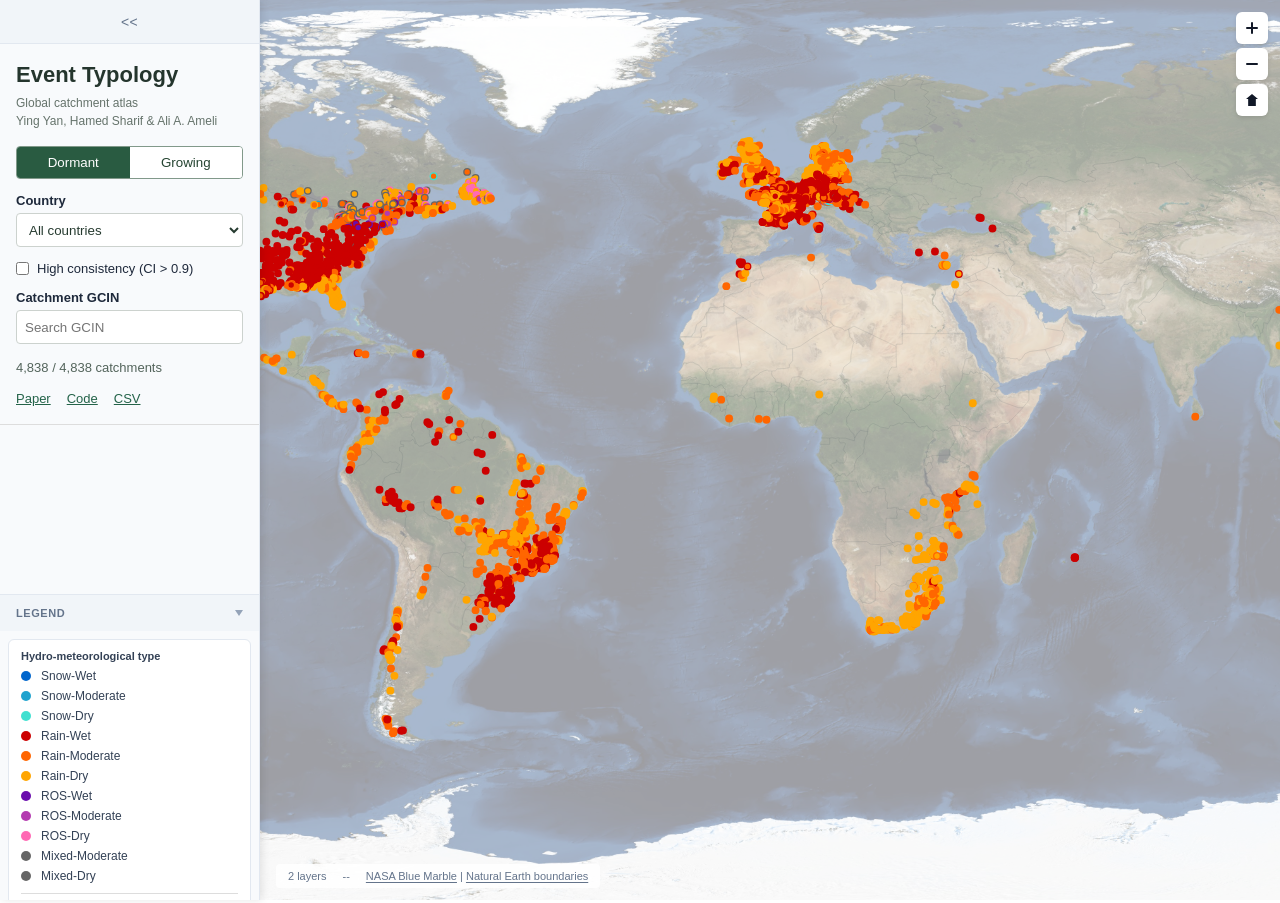
<file: docs/index.html>
<!doctype html>
<html lang="en">
  <head>
    <meta charset="UTF-8" />
    <meta name="viewport" content="width=device-width, initial-scale=1.0" />
    <title>Event Typology | Global Catchment Atlas</title>
    <style>
      * { box-sizing: border-box; margin: 0; padding: 0; }
      html, body { width: 100%; height: 100%; }
      body { font-family: -apple-system, BlinkMacSystemFont, 'Segoe UI', Roboto, sans-serif; font-size: 13px; color: #1e293b; overflow: hidden; }

      /* Map Area - Full screen */
      .map-area {
        position: absolute;
        top: 0; left: 0; right: 0; bottom: 0;
        background: linear-gradient(180deg, #f7fafc 0%, #eef6f8 58%, #e7f0f4 100%);
      }

      #mapCanvas { width: 100%; height: 100%; }

      /* Left Panel - Floating overlay */
      .left-panel {
        position: absolute;
        top: 0; left: 0;
        width: 260px;
        height: 100vh;
        background: #f8fafc;
        border-right: 1px solid #e2e8f0;
        display: flex;
        flex-direction: column;
        overflow: hidden;
        z-index: 50;
        box-shadow: 2px 0 8px rgba(0,0,0,0.1);
        transition: transform 0.2s;
      }
      .left-panel.hidden {
        transform: translateX(-100%);
      }
      .panel-main {
        flex: 1;
        min-height: 0;
        overflow-y: auto;
      }
      .panel-bottom {
        margin-top: auto;
        border-top: 1px solid #e2e8f0;
        background: #f8fafc;
      }

      /* Panel header bar - full width toggle button */
      .panel-header {
        padding: 0;
        background: #f1f5f9;
        border-bottom: 1px solid #e2e8f0;
        display: flex;
        justify-content: center;
        align-items: center;
        height: 44px;
      }
      .panel-toggle-btn {
        width: 100%;
        height: 44px;
        background: transparent;
        border: none;
        cursor: pointer;
        color: #64748b;
        font-size: 14px;
        font-weight: normal;
        word-spacing: 0.3px;
        line-height: 44px;
        text-align: center;
      }
      .panel-toggle-btn:hover { background: #e2e8f0; color: #1e293b; }
      .panel-toggle-btn::before { content: "<<"; letter-spacing: 0.3px; }

      /* Show panel button - between panel and map layer */
      .panel-show-btn {
        position: absolute;
        top: 8px;
        left: 8px;
        width: 28px;
        height: 28px;
        background: #fff;
        border: none;
        border-radius: 4px;
        cursor: pointer;
        z-index: 40;
        box-shadow: 0 1px 4px rgba(0,0,0,0.15);
        display: block;
        color: #64748b;
        font-size: 14px;
        font-weight: normal;
        word-spacing: 0.3px;
        line-height: 28px;
        text-align: center;
      }
      .panel-show-btn:hover { background: #f8fafc; color: #1e293b; }
      .panel-show-btn::before { content: ">>"; letter-spacing: 0.3px; }

      /* Panel sections */
      .panel-section { border-bottom: 1px solid #e2e8f0; position: relative; }
      .panel-section-header {
        padding: 12px 16px;
        background: #f1f5f9;
        font-weight: 600;
        font-size: 11px;
        text-transform: uppercase;
        letter-spacing: 0.05em;
        color: #64748b;
        cursor: pointer;
        display: flex;
        justify-content: space-between;
        align-items: center;
      }
      .panel-section-header:hover { background: #e2e8f0; }
      .panel-section.collapsed .panel-section-content { display: none; }
      .panel-section.collapsed .toggle-icon { transform: rotate(-90deg); }
      .toggle-icon {
        width: 0;
        height: 0;
        border-left: 4px solid transparent;
        border-right: 4px solid transparent;
        border-top: 6px solid #94a3b8;
        transition: transform 0.2s;
      }
      .panel-section-content { padding: 8px; }
      .legend-list { display: flex; flex-direction: column; gap: 8px; }
      .legend-empty { padding: 8px 12px; font-size: 12px; color: #94a3b8; line-height: 1.45; }
      .legend-card { border: 1px solid #e2e8f0; border-radius: 6px; background: #fff; padding: 10px 12px; font-size: 11px; color: #334155; }
      .legend-title { font-weight: 600; margin-bottom: 7px; }
      .legend-grid { display: grid; grid-template-columns: 12px 1fr; gap: 5px 7px; align-items: center; }
      .legend-swatch { width: 12px; height: 12px; border: 1px solid #64748b; }
      .legend-note { margin-top: 7px; color: #64748b; line-height: 1.35; }

      /* Module/Layer items */
      .module-item, .layer-item {
        padding: 8px 12px;
        border-radius: 6px;
        cursor: pointer;
        display: flex;
        align-items: center;
        gap: 8px;
      }
      .module-item:hover, .layer-item:hover { background: #e2e8f0; }
      .module-item.loaded { background: #dbeafe; }
      .module-item.loaded .module-name { color: #1d4ed8; font-weight: 500; }
      .module-remove-btn {
        margin-left: auto;
        width: 20px;
        height: 20px;
        border: none;
        border-radius: 3px;
        background: transparent;
        color: #64748b;
        cursor: pointer;
      }
      .module-remove-btn:hover { background: #bfdbfe; color: #1e293b; }
      .module-remove-btn,
      .layer-btn,
      .import-close,
      .inspector-close {
        display: inline-flex;
        align-items: center;
        justify-content: center;
        line-height: 1;
        font-family: inherit;
        font-weight: 500;
        font-size: 0;
        padding: 0;
        position: relative;
      }
      .module-remove-btn::before,
      .module-remove-btn::after,
      .layer-btn::before,
      .layer-btn::after,
      .import-close::before,
      .import-close::after,
      .inspector-close::before,
      .inspector-close::after {
        content: "";
        position: absolute;
        width: 8px;
        height: 1px;
        border-radius: 999px;
        background: currentColor;
      }
      .import-close::before,
      .import-close::after,
      .inspector-close::before,
      .inspector-close::after {
        width: 10px;
      }
      .module-remove-btn::before,
      .layer-btn::before,
      .import-close::before,
      .inspector-close::before {
        transform: rotate(45deg);
      }
      .module-remove-btn::after,
      .layer-btn::after,
      .import-close::after,
      .inspector-close::after {
        transform: rotate(-45deg);
      }
      .layer-checkbox {
        width: 14px;
        height: 14px;
        appearance: none;
        border: 1px solid #cbd5e1;
        border-radius: 3px;
        background: transparent;
        cursor: pointer;
        position: relative;
      }
      .layer-checkbox:checked {
        background: transparent;
        border-color: #94a3b8;
      }
      .layer-checkbox:checked::after {
        content: "";
        position: absolute;
        left: 4px;
        top: 1px;
        width: 4px;
        height: 8px;
        border: solid #64748b;
        border-width: 0 1px 1px 0;
        transform: rotate(45deg);
      }
      .layer-name { flex: 1; overflow: hidden; text-overflow: ellipsis; white-space: nowrap; }
      .layer-expandable {
        display: flex;
        align-items: center;
        gap: 8px;
        padding: 8px 12px;
        cursor: pointer;
      }
      .layer-expandable:hover { background: #e2e8f0; }
      .layer-expandable.expanded + .layer-sublayers { display: block; }
      .layer-sublayers {
        padding-left: 22px;
        display: none;
      }
      .layer-sublayer {
        display: flex;
        align-items: center;
        gap: 8px;
        padding: 8px 12px;
      }
      .layer-sublayer:hover { background: #f1f5f9; }
      .layer-expandable.expanded + .layer-sublayers.map-display-options { display: flex; }
      .map-display-options {
        flex-direction: column;
      }
      .map-display-option {
        display: flex;
        align-items: center;
        gap: 8px;
        padding: 7px 12px;
        border-radius: 6px;
        cursor: pointer;
        color: #334155;
      }
      .map-display-option:hover { background: #f1f5f9; }
      .map-display-option input {
        width: 13px;
        height: 13px;
        accent-color: #64748b;
      }
      .map-display-label { font-size: 12px; }

      /* Add Module button - dashed border style */
      .add-module-btn {
        margin: 8px 12px;
        padding: 8px 12px;
        background: transparent;
        border: 1px dashed #cbd5e1;
        border-radius: 6px;
        cursor: pointer;
        font-size: 12px;
        color: #94a3b8;
        width: calc(100% - 24px);
        text-align: center;
      }
      .add-module-btn:hover {
        border-color: #94a3b8;
        color: #64748b;
        background: #f8fafc;
      }

      .layer-actions { opacity: 0; margin-left: auto; }
      .layer-item:hover .layer-actions { opacity: 1; }
      .layer-btn {
        width: 20px; height: 20px;
        border: none; background: transparent;
        cursor: pointer; border-radius: 3px;
        color: #64748b;
      }
      .layer-btn:hover { background: #cbd5e1; color: #1e293b; }

      /* Import Modal */
      .import-modal {
        position: fixed;
        top: 0; left: 0; right: 0; bottom: 0;
        background: rgba(0,0,0,0.4);
        z-index: 200;
        display: none;
        justify-content: center;
        align-items: center;
      }
      .import-modal.visible { display: flex; }
      .import-dialog {
        width: 480px;
        display: flex;
        flex-direction: column;
        max-height: 80vh;
        background: #fff;
        border-radius: 8px;
        box-shadow: 0 8px 32px rgba(0,0,0,0.2);
        overflow: hidden;
      }
      .confirm-dialog { width: 420px; }
      .import-header {
        padding: 16px 20px;
        border-bottom: 1px solid #e2e8f0;
        display: flex;
        justify-content: space-between;
        align-items: center;
      }
      .import-title { font-weight: 600; font-size: 15px; }
      .import-close {
        width: 28px; height: 28px;
        border: none; background: transparent;
        cursor: pointer; border-radius: 4px;
        color: #64748b;
      }
      .import-close:hover { background: #e2e8f0; }
      .import-body {
        padding: 20px;
        overflow-y: auto;
        flex: 1;
        min-height: 0;
      }
      .import-section { margin-bottom: 20px; }
      .import-section-title {
        font-size: 12px;
        color: #64748b;
        margin-bottom: 12px;
        font-weight: 500;
      }
      .source-tabs {
        display: flex;
        gap: 8px;
        margin-bottom: 16px;
      }
      .source-tab {
        padding: 8px 16px;
        background: #f1f5f9;
        border: 1px solid #e2e8f0;
        border-radius: 4px;
        cursor: pointer;
        font-size: 12px;
        color: #64748b;
      }
      .source-tab.active {
        background: #fff;
        border-color: #3b82f6;
        color: #1e293b;
      }
      .source-tab.disabled {
        opacity: 0.5;
        cursor: not-allowed;
        color: #94a3b8;
      }
      .import-dropzone {
        padding: 32px;
        border: 2px dashed #e2e8f0;
        border-radius: 8px;
        text-align: center;
        cursor: pointer;
        color: #64748b;
        font-size: 13px;
      }
      .import-dropzone:hover { border-color: #cbd5e1; background: #f8fafc; }
      .import-url-box { display: none; }
      .import-url-input {
        width: 100%;
        border: 1px solid #cbd5e1;
        border-radius: 6px;
        padding: 9px 10px;
        font-size: 12px;
        color: #1e293b;
      }
      .import-url-input:focus {
        outline: none;
        border-color: #3b82f6;
        box-shadow: 0 0 0 3px rgba(59,130,246,.12);
      }
      .import-url-help {
        margin-top: 7px;
        color: #64748b;
        font-size: 11px;
        line-height: 1.5;
      }
      .import-preview {
        border: 1px solid #e2e8f0;
        border-radius: 4px;
        overflow: hidden;
        margin-top: 12px;
      }
      .import-preview-table {
        width: 100%;
        font-size: 12px;
        border-collapse: collapse;
      }
      .import-preview-table th {
        background: #f1f5f9;
        padding: 8px 12px;
        text-align: left;
        color: #64748b;
        font-weight: 500;
      }
      .import-preview-table td {
        padding: 8px 12px;
        border-bottom: 1px solid #f1f5f9;
      }
      .import-footer {
        padding: 16px 20px;
        border-top: 1px solid #e2e8f0;
        display: flex;
        justify-content: flex-end;
        gap: 8px;
        flex-shrink: 0;
        background: #fff;
      }
      .import-btn {
        padding: 8px 16px;
        border-radius: 4px;
        font-size: 12px;
        cursor: pointer;
      }
      .import-btn-cancel {
        background: transparent;
        border: 1px solid #e2e8f0;
        color: #64748b;
      }
      .import-btn-cancel:hover { background: #f8fafc; }
      .import-btn-submit {
        background: #3b82f6;
        border: none;
        color: #fff;
      }
      .import-btn-submit:hover { background: #2563eb; }
      .import-btn-submit.disabled {
        background: #94a3b8;
        cursor: not-allowed;
      }
      .import-btn-danger {
        background: #dc2626;
        border: none;
        color: #fff;
      }
      .import-btn-danger:hover { background: #b91c1c; }
      .confirm-message {
        color: #334155;
        font-size: 13px;
        line-height: 1.55;
      }
      .confirm-detail {
        margin-top: 10px;
        color: #64748b;
        font-size: 12px;
        line-height: 1.45;
      }

      /* Map Controls */
      .map-controls {
        position: absolute;
        top: 12px;
        right: 12px;
        display: flex;
        flex-direction: column;
        gap: 4px;
        z-index: 10;
      }
      .map-btn {
        width: 32px; height: 32px;
        border: none; background: #fff;
        border-radius: 6px;
        cursor: pointer;
        box-shadow: 0 2px 4px rgba(0,0,0,0.1);
        display: flex;
        align-items: center;
        justify-content: center;
      }
      .map-btn:hover { background: #f8fafc; }
      .map-icon {
        position: relative;
        display: inline-block;
        width: 14px;
        height: 14px;
      }
      .map-icon-plus::before,
      .map-icon-minus::before {
        content: "";
        position: absolute;
        left: 1px;
        right: 1px;
        top: 6px;
        height: 2px;
        background: #111827;
        border-radius: 1px;
      }
      .map-icon-plus::after {
        content: "";
        position: absolute;
        top: 1px;
        bottom: 1px;
        left: 6px;
        width: 2px;
        background: #111827;
        border-radius: 1px;
      }
      .map-icon-home::before {
        content: "";
        position: absolute;
        left: 1px;
        top: 1px;
        width: 12px;
        height: 12px;
        background: #111827;
        clip-path: polygon(50% 0, 100% 42%, 82% 42%, 82% 100%, 18% 100%, 18% 42%, 0 42%);
      }

      .map-status {
        position: absolute;
        bottom: 12px; left: 12px;
        font-size: 11px; color: #64748b;
        background: rgba(255,255,255,0.9);
        padding: 6px 12px;
        border-radius: 4px;
        display: flex;
        gap: 16px;
        z-index: 10;
      }
      .map-attribution {
        display: none;
      }
      .map-attribution.visible {
        display: inline;
      }
      .map-attribution a {
        color: inherit;
        text-decoration: underline;
        text-underline-offset: 2px;
      }

      /* Inspector Panel */
      .inspector-panel {
        position: absolute;
        top: 60px;
        right: 20px;
        width: 360px;
        max-height: calc(100vh - 100px);
        background: #fff;
        border-radius: 8px;
        box-shadow: 0 4px 24px rgba(0,0,0,0.15);
        z-index: 100;
        display: none;
        flex-direction: column;
        overflow: hidden;
      }
      .inspector-panel.visible { display: flex; }
      .inspector-header {
        padding: 12px 16px;
        border-bottom: 1px solid #e2e8f0;
        display: flex;
        justify-content: space-between;
        align-items: center;
        background: #f8fafc;
      }
      .inspector-title { font-weight: 600; font-size: 14px; }
      .inspector-close {
        width: 24px; height: 24px;
        border: none; background: transparent;
        cursor: pointer; border-radius: 4px;
        color: #64748b;
      }
      .inspector-close:hover { background: #e2e8f0; }
      .inspector-body { flex: 1; overflow-y: auto; padding: 16px; }

      /* Toast */
      .toast {
        position: fixed;
        bottom: 24px; right: 24px;
        color: #64748b;
        padding: 0;
        border-radius: 0;
        font-size: 12px;
        opacity: 0;
        transform: translateY(10px);
        transition: opacity 0.2s, transform 0.2s;
        z-index: 200;
      }
      .toast.visible { opacity: 1; transform: translateY(0); }

      /* Global dark UI theme, activated by Theme > Dark */
      body.theme-dark {
        color: #dbe7f3;
        background: #07111f;
        color-scheme: dark;
      }
      body.theme-dark .left-panel {
        background: #0f172a;
        border-right-color: #243247;
        box-shadow: 2px 0 14px rgba(0,0,0,0.35);
      }
      body.theme-dark .panel-header,
      body.theme-dark .panel-section-header,
      body.theme-dark .inspector-header {
        background: #111c2f;
        border-color: #243247;
      }
      body.theme-dark .panel-bottom,
      body.theme-dark .import-footer {
        background: #0f172a;
        border-color: #243247;
      }
      body.theme-dark .panel-section {
        border-bottom-color: #243247;
      }
      body.theme-dark .panel-section-header,
      body.theme-dark .panel-toggle-btn,
      body.theme-dark .panel-show-btn,
      body.theme-dark .module-remove-btn,
      body.theme-dark .layer-btn,
      body.theme-dark .import-close,
      body.theme-dark .inspector-close {
        color: #94a3b8;
      }
      body.theme-dark .panel-toggle-btn:hover,
      body.theme-dark .panel-show-btn:hover,
      body.theme-dark .panel-section-header:hover,
      body.theme-dark .module-item:hover,
      body.theme-dark .layer-item:hover,
      body.theme-dark .layer-expandable:hover,
      body.theme-dark .layer-sublayer:hover,
      body.theme-dark .map-display-option:hover,
      body.theme-dark .import-close:hover,
      body.theme-dark .inspector-close:hover {
        background: #1e293b;
        color: #e2e8f0;
      }
      body.theme-dark .panel-show-btn,
      body.theme-dark .map-btn,
      body.theme-dark .legend-card,
      body.theme-dark .import-dialog,
      body.theme-dark .inspector-panel {
        background: #0f172a;
        color: #dbe7f3;
      }
      body.theme-dark .module-item.loaded {
        background: #17335f;
      }
      body.theme-dark .module-item.loaded .module-name {
        color: #93c5fd;
      }
      body.theme-dark .module-remove-btn:hover,
      body.theme-dark .layer-btn:hover {
        background: #233047;
        color: #e2e8f0;
      }
      body.theme-dark .legend-card,
      body.theme-dark .import-preview,
      body.theme-dark .import-url-input,
      body.theme-dark .source-tab,
      body.theme-dark .import-btn-cancel,
      body.theme-dark .layer-checkbox {
        border-color: #334155;
      }
      body.theme-dark .legend-empty,
      body.theme-dark .legend-note,
      body.theme-dark .import-section-title,
      body.theme-dark .import-url-help,
      body.theme-dark .confirm-detail,
      body.theme-dark .map-display-option,
      body.theme-dark .import-btn-cancel {
        color: #94a3b8;
      }
      body.theme-dark .source-tab,
      body.theme-dark .import-preview-table th {
        background: #111c2f;
        color: #94a3b8;
      }
      body.theme-dark .source-tab.active,
      body.theme-dark .import-url-input {
        background: #0b1220;
        color: #e2e8f0;
      }
      body.theme-dark .import-url-input::placeholder {
        color: #64748b;
      }
      body.theme-dark .source-tab.active {
        border-color: #60a5fa;
      }
      body.theme-dark .import-dropzone {
        border-color: #334155 !important;
        color: #94a3b8;
      }
      body.theme-dark .map-display-option input {
        accent-color: #60a5fa;
      }
      body.theme-dark select {
        background: #0b1220 !important;
        border-color: #334155 !important;
        color: #e2e8f0 !important;
      }
      body.theme-dark .import-dropzone:hover,
      body.theme-dark .import-btn-cancel:hover {
        background: #111c2f;
        border-color: #475569;
      }
      body.theme-dark .import-preview-table td {
        border-bottom-color: #1e293b;
      }
      body.theme-dark .confirm-message {
        color: #dbe7f3;
      }
      body.theme-dark .map-btn {
        box-shadow: 0 2px 8px rgba(0,0,0,0.35);
      }
      body.theme-dark .map-btn:hover {
        background: #1e293b;
      }
      body.theme-dark .map-icon-plus::before,
      body.theme-dark .map-icon-minus::before,
      body.theme-dark .map-icon-plus::after,
      body.theme-dark .map-icon-home::before {
        background: #e2e8f0;
      }
      body.theme-dark .map-status {
        color: #cbd5e1;
        background: rgba(15, 23, 42, 0.9);
      }
      body.theme-dark .toggle-icon {
        border-top-color: #64748b;
      }
      body.theme-dark .layer-checkbox:checked {
        border-color: #94a3b8;
      }
      body.theme-dark .layer-checkbox:checked::after {
        border-color: #cbd5e1;
      }
      body.theme-dark .toast {
        color: #cbd5e1;
      }
      body.theme-dark .inspector-body h2,
      body.theme-dark .inspector-body [style*="color:#334155"],
      body.theme-dark .inspector-body [style*="color: #334155"] {
        color: #e2e8f0 !important;
      }
      body.theme-dark .inspector-body [style*="background:#f8fafc"],
      body.theme-dark .inspector-body [style*="background: #f8fafc"] {
        background: #111c2f !important;
      }
      body.theme-dark .inspector-body [style*="color:#64748b"],
      body.theme-dark .inspector-body [style*="color: #64748b"] {
        color: #94a3b8 !important;
      }
    </style>
  <link rel="stylesheet" href="./atlas.css">
<script src="./terrain.js"></script>
</head>
  <body>
    <!-- Map Area - Full screen background -->
    <div class="map-area">
      <canvas id="mapCanvas"></canvas>
    </div>

    <!-- Left Panel - Floating overlay -->
    <aside class="left-panel" id="leftPanel">
      <div class="panel-header">
        <button class="panel-toggle-btn" id="btnHidePanel"></button>
      </div>
      <div class="panel-main"><section id="atlasControls" class="atlas-controls"><h1>Event Typology</h1><p role="status">Loading catchment data...</p></section>
      <div class="panel-section">
        <div class="panel-section-header" data-section="modules">
          <span>Modules</span>
          <span class="toggle-icon" aria-hidden="true"></span>
        </div>
        <div class="panel-section-content">
          <div id="moduleList"></div>
          <button class="add-module-btn" id="btnAddModule">+ Add Module</button>
        </div>
      </div>

      <div class="panel-section">
        <div class="panel-section-header" data-section="layers">
          <span>Layers</span>
          <span class="toggle-icon" aria-hidden="true"></span>
        </div>
        <div class="panel-section-content">
          <div id="layerList"></div>
        </div>
      </div>
      </div>
      <div class="panel-bottom">
        <div class="panel-section">
          <div class="panel-section-header" data-section="legend">
            <span>Legend</span>
            <span class="toggle-icon" aria-hidden="true"></span>
          </div>
          <div class="panel-section-content">
            <div id="legendList" class="legend-list"></div>
          </div>
        </div>
      </div>
    </aside>

    <!-- Show panel button - appears when panel hidden -->
    <button class="panel-show-btn" id="btnShowPanel"></button>

    <!-- Map Controls -->
    <div class="map-controls">
      <button class="map-btn" id="btnZoomIn" aria-label="Zoom in"><span class="map-icon map-icon-plus" aria-hidden="true"></span></button>
      <button class="map-btn" id="btnZoomOut" aria-label="Zoom out"><span class="map-icon map-icon-minus" aria-hidden="true"></span></button>
      <button class="map-btn" id="btnReset" aria-label="Reset view"><span class="map-icon map-icon-home" aria-hidden="true"></span></button>
    </div>

    <!-- Map Status -->
    <div class="map-status">
      <span id="statusFeatures">0 layers</span>
      <span id="statusCoords">--</span>
      <span class="map-attribution" id="statusAttribution"></span>
    </div>

    <!-- Inspector -->
    <div class="inspector-panel" id="inspectorPanel">
      <div class="inspector-header">
        <span class="inspector-title" id="inspectorTitle">Inspector</span>
        <button class="inspector-close" id="btnCloseInspector" aria-label="Close inspector" title="Close inspector"></button>
      </div>
      <div class="inspector-body" id="inspectorBody"></div>
    </div>

    <!-- Toast -->
    <div class="toast" id="toast"></div>

    <!-- Import Modal -->
    <div class="import-modal" id="importModal">
      <div class="import-dialog">
        <div class="import-header">
          <span class="import-title">Import Data</span>
          <button class="import-close" id="btnCloseImport" aria-label="Close import dialog" title="Close import dialog"></button>
        </div>
        <div class="import-body">
          <div class="import-section">
            <div class="import-section-title">1. Select Source</div>
            <div class="source-tabs">
              <button class="source-tab active" data-source="csv">CSV</button>
              <button class="source-tab" data-source="module">Module Manifest</button>
              <button class="source-tab" data-source="url">URL</button>
            </div>
            <div class="import-dropzone" id="importDropzone">
              Drag file here or click to browse<br>
              <span id="importSupportText" style="color:#94a3b8;font-size:11px">Supports: CSV</span>
            </div>
            <div class="import-url-box" id="importUrlBox">
              <input class="import-url-input" id="importUrlInput" type="url" placeholder="Paste module.json URL or GitHub repository URL">
              <div class="import-url-help">
                Examples: GitHub Pages module.json, raw GitHub module.json, GitHub blob URL, or a repository URL containing a module manifest.
              </div>
            </div>
            <input type="file" id="importFile" accept=".csv" style="display:none">
          </div>

          <div class="import-section" id="previewSection" style="display:none">
            <div class="import-section-title">2. Preview</div>
            <div class="import-preview">
              <table class="import-preview-table" id="previewTable">
                <thead id="previewHead"></thead>
                <tbody id="previewBody"></tbody>
              </table>
            </div>
          </div>

          <div class="import-section" id="mappingSection" style="display:none">
            <div class="import-section-title">3. Field Mapping</div>
            <div id="fieldMapping"></div>
          </div>
        </div>
        <div class="import-footer">
          <button class="import-btn import-btn-cancel" id="btnCancelImport">Cancel</button>
          <button class="import-btn import-btn-submit disabled" id="btnSubmitImport">Import</button>
        </div>
      </div>
    </div>

    <!-- Confirm Modal -->
    <div class="import-modal" id="confirmModal">
      <div class="import-dialog confirm-dialog">
        <div class="import-header">
          <span class="import-title" id="confirmTitle">Confirm</span>
          <button class="import-close" id="btnCloseConfirm" aria-label="Close confirmation dialog" title="Close confirmation dialog"></button>
        </div>
        <div class="import-body">
          <div class="confirm-message" id="confirmMessage"></div>
          <div class="confirm-detail" id="confirmDetail"></div>
        </div>
        <div class="import-footer">
          <button class="import-btn import-btn-cancel" id="btnCancelConfirm">Cancel</button>
          <button class="import-btn import-btn-danger" id="btnConfirmAction">Remove</button>
        </div>
      </div>
    </div>

    <!-- Scripts -->

    <script src="./assets/land-50m.js"></script>
    <script src="./assets/country-polygons-110m.js"></script>

    <script src="./foundation/core/event-bus.js"></script>
    <script src="./foundation/core/module-loader.js"></script>
    <script src="./foundation/map/coordinate-system.js"></script>
    <script src="./foundation/map/layer-manager.js"></script>
    <script src="./foundation/map/render-scheduler.js"></script>
    <script src="./foundation/performance/geometry-index.js"></script>
    <script src="./foundation/ui/utilities.js"></script>

    <script>
    const App = {
      canvas: null,
      ctx: null,
      layerManager: null,
      renderScheduler: null,
      renderer: null,
      basinSpatialIndex: null,
      eventBus: Foundation.eventBus,
      moduleLoader: Foundation.moduleLoader,
      modules: [],
      legends: new Map(),
      selectedFeature: null,
      selectedLayer: null,
      hoveredFeatureId: null,
      hoveredLayer: null,
      currentImportSource: 'csv',
      remoteImportRequestId: 0,
      remoteImportTimer: null,
      pendingConfirm: null,
      staticModules: [{id: "event-typology", name: "Event Typology", defaultLoad: true}],
      themeStyle: 'light',
      imageryEnabled: false,
      rasterTileCache: new Map(),
      rasterTileCacheLimit: 384,
      mapStyles: {
        light: {
          label: 'Light',
          background: ['#ffffff', '#ffffff', '#ffffff'],
          grid: 'rgba(112, 128, 144, 0.15)',
          landFill: 'rgba(255, 255, 255, 0.92)',
          landStroke: 'rgba(72, 84, 96, 0.3)',
          basinStroke: 'rgba(72, 84, 96, 0.15)',
          countryStroke: 'rgba(51, 65, 85, 0.38)'
        },
        dark: {
          label: 'Dark',
          background: ['#08111f', '#0f1e2f', '#132638'],
          grid: 'rgba(148, 163, 184, 0.16)',
          landFill: 'rgba(30, 41, 59, 0.96)',
          landStroke: 'rgba(148, 163, 184, 0.38)',
          basinStroke: 'rgba(148, 163, 184, 0.22)',
          countryStroke: 'rgba(203, 213, 225, 0.42)'
        }
      },
      imageryLayer: {
        label: 'Imagery',
        tileUrl: 'https://server.arcgisonline.com/ArcGIS/rest/services/World_Imagery/MapServer/tile/{z}/{y}/{x}',
        attribution: 'Imagery: Esri, Maxar, Earthstar Geographics, GIS User Community'
      },
      worldBounds: {
        minLat: -85.0511287798066,
        maxLat: 85.0511287798066
      },
      maxViewportScale: 12,

      // Viewport state
      viewport: { width: 0, height: 0, scale: 0, offsetX: 0, offsetY: 0 },
      dragging: false,
      draggingActive: false,
      suppressClick: false,
      dragStart: null,
      hoverPending: false,
      latestHoverPoint: null,

      async init() {
        this.canvas = document.getElementById('mapCanvas');
        this.ctx = this.canvas.getContext('2d');
        this.layerManager = new Foundation.LayerManager(this.eventBus);
        this.renderScheduler = new Foundation.RenderScheduler((state) => this.drawNow(state));
        this.basinSpatialIndex = new Foundation.SpatialGridIndex(
          window.BASIN_DATA?.basins || [],
          (basin) => basin.bbox,
          10
        );

        // Event listeners
        this.eventBus.on(Foundation.Events.LAYER_ADD, () => this.updateLayerList());
        this.eventBus.on(Foundation.Events.LAYER_REMOVE, () => this.updateLayerList());
        this.eventBus.on(Foundation.Events.LAYER_TOGGLE, () => this.updateLayerList());

        // Foundation-level feature click handler
        this.eventBus.on(Foundation.Events.FEATURE_CLICK, (payload) => {
          if (payload.layer?.moduleId === 'foundation' && payload.layer?.id === 'outlines-basins') {
            this.showBasinInspector(payload.feature);
          } else if (payload.layer?.moduleId === 'foundation' && payload.layer?.id === 'outlines-countries') {
            this.showCountryInspector(payload.feature);
          }
        });

        // Add basemap display layer
        this.layerManager.addLayer({
          id: 'basemap',
          name: 'Base Map',
          type: 'basemap',
          visible: true,
          interactive: false,
          renderer: (ctx, layer, vp) => this.renderBasemap(ctx, vp)
        });

        // Setup interactions
        this.setupCanvasEvents();
        this.setupUI();
        this.applyTheme();
        this.updateMapAttribution();
        this.updateLegendList();

        // Fetch and show modules
        await this.fetchModules();

        // Initial render
        this.resize();
        await this.loadDefaultModules();
        await this.loadUrlModules();
        window.addEventListener('resize', () => this.resize());
        this.mapResizeObserver = new ResizeObserver(() => {
          const rect = this.canvas.parentElement.getBoundingClientRect();
          if (rect.width !== this.viewport.width || rect.height !== this.viewport.height) this.resize();
        });
        this.mapResizeObserver.observe(this.canvas.parentElement);
        AtlasTerrain.load(() => this.draw());
      },

      // Canvas bounding rect (updated on resize)
      canvasRect: null,

      setupCanvasEvents() {
        window.addEventListener('keydown', (e) => {
          if (e.key !== 'Tab') return;
          const tag = e.target?.tagName;
          if (tag === 'INPUT' || tag === 'TEXTAREA' || tag === 'SELECT' || e.target?.isContentEditable) return;
          e.preventDefault();
          this.toggleSidebar();
        });

        // Mouse events
        this.canvas.addEventListener('mousedown', (e) => {
          this.dragging = true;
          this.draggingActive = false;
          const { x, y } = this.getCanvasCoords(e);
          this.dragStart = { x, y, ox: this.viewport.offsetX, oy: this.viewport.offsetY };
          this.canvas.style.cursor = 'grabbing';
        });

        window.addEventListener('mouseup', () => {
          if (this.dragging) {
            this.dragging = false;
            this.suppressClick = this.draggingActive;
            if (this.draggingActive) this.renderScheduler.endInteraction();
            this.draggingActive = false;
            this.canvas.style.cursor = 'grab';
          }
        });

        this.canvas.addEventListener('mousemove', (e) => {
          const { x, y } = this.getCanvasCoords(e);
          const { lon, lat } = this.screenToGeo(x, y);
          document.getElementById('statusCoords').textContent = Math.abs(lat) > 90 ? "--" : `${(((lon + 180) % 360 + 360) % 360 - 180).toFixed(1)} deg, ${lat.toFixed(1)} deg`;

          if (this.dragging) {
            const moved = Math.abs(x - this.dragStart.x) + Math.abs(y - this.dragStart.y);
            if (!this.draggingActive && moved > 5) {
              this.draggingActive = true;
              this.renderScheduler.beginInteraction();
            }
            if (!this.draggingActive) return;
            this.viewport.offsetX = this.dragStart.ox + (x - this.dragStart.x);
            this.viewport.offsetY = this.dragStart.oy + (y - this.dragStart.y);
            this.clampOffset();
            this.requestDraw("drag");
          } else {
            this.scheduleHover(x, y);
          }
        });

        this.canvas.addEventListener('click', (e) => {
          const { x, y } = this.getCanvasCoords(e);
          if (this.suppressClick) {
            this.suppressClick = false;
            return;
          }
          const hit = this.hitTest(x, y);
          if (hit) {
            this.selectedFeature = hit.feature;
            this.selectedLayer = hit.layer;
            this.eventBus.emit(Foundation.Events.FEATURE_CLICK, hit);
            this.requestDraw("select");
          } else {
            // Click on empty area - hide inspector
            this.selectedFeature = null;
            this.selectedLayer = null;
            this.hoveredFeatureId = null;
            this.hoveredLayer = null;
            document.getElementById('inspectorPanel').classList.remove('visible');
            this.requestDraw("clear-selection");
          }
        });

        this.canvas.addEventListener('wheel', (e) => {
          e.preventDefault();
          this.renderScheduler.beginInteraction();
          const { x, y } = this.getCanvasCoords(e);
          const { lon, lat } = this.screenToGeo(x, y);

          const factor = e.deltaY < 0 ? 1.2 : 0.8;
          const newScale = Math.max(this.getMinViewportScale(), Math.min(this.maxViewportScale, this.viewport.scale * factor));

          if (newScale !== this.viewport.scale) {
            this.viewport.scale = newScale;

            // Adjust offset to keep mouse position fixed
            const newBase = this.getBaseScale();
            this.viewport.offsetX = x - this.viewport.width / 2 - lon * newBase;
            this.viewport.offsetY = y - this.viewport.height / 2 + lat * newBase;

            this.clampOffset();
            this.requestDraw("wheel");
          }
          this.renderScheduler.endInteraction();
        }, { passive: false });
      },

      // Convert window coords to canvas-local coords
      getCanvasCoords(e) {
        if (!this.canvasRect) this.canvasRect = this.canvas.getBoundingClientRect();
        return {
          x: e.clientX - this.canvasRect.left,
          y: e.clientY - this.canvasRect.top
        };
      },

      scheduleHover(x, y) {
        this.latestHoverPoint = { x, y };
        if (this.hoverPending) return;

        this.hoverPending = true;
        requestAnimationFrame(() => {
          this.hoverPending = false;
          if (!this.latestHoverPoint || this.dragging) return;

          const hit = this.hitTest(this.latestHoverPoint.x, this.latestHoverPoint.y);
          this.canvas.style.cursor = hit ? 'pointer' : 'grab';

          const newHoveredId = hit?.feature?.id;
          if (newHoveredId !== this.hoveredFeatureId) {
            this.hoveredFeatureId = newHoveredId;
            this.hoveredLayer = hit?.layer;
            this.requestDraw("hover");
          }
        });
      },

      setupUI() {
        // Zoom buttons
        document.getElementById('btnZoomIn').onclick = () => {
          this.viewport.scale = Math.min(this.maxViewportScale, this.viewport.scale * 1.2);
          this.clampOffset();
          this.draw();
        };
        document.getElementById('btnZoomOut').onclick = () => {
          this.viewport.scale = Math.max(this.getMinViewportScale(), this.viewport.scale / 1.2);
          this.clampOffset();
          this.draw();
        };
        document.getElementById('btnReset').onclick = () => {
          this.viewport = { ...this.viewport, scale: this.getMinViewportScale(), offsetX: 0, offsetY: 0 };
          this.draw();
        };

        // Panel toggle - show button is covered by panel, reveals when panel hides
        const showBtn = document.getElementById('btnShowPanel');
        const panel = document.getElementById('leftPanel');

        document.getElementById('btnHidePanel').onclick = () => {
          panel.classList.add('hidden');
        };
        showBtn.onclick = () => this.toggleSidebar();

        // Section toggle
        document.querySelectorAll('.panel-section-header').forEach(h => {
          h.onclick = () => h.parentElement.classList.toggle('collapsed');
        });

        // Inspector close
        document.getElementById('btnCloseInspector').onclick = () => {
          document.getElementById('inspectorPanel').classList.remove('visible');
        };

        // Import modal
        const importModal = document.getElementById('importModal');
        const importDropzone = document.getElementById('importDropzone');
        const importUrlBox = document.getElementById('importUrlBox');
        const importUrlInput = document.getElementById('importUrlInput');
        const importFileInput = document.getElementById('importFile');
        const importSupportText = document.getElementById('importSupportText');

        document.getElementById('btnAddModule').onclick = () => {
          importModal.classList.add('visible');
        };
        document.getElementById('btnCloseImport').onclick = () => {
          importModal.classList.remove('visible');
          this.resetImportForm();
        };
        document.getElementById('btnCancelImport').onclick = () => {
          importModal.classList.remove('visible');
          this.resetImportForm();
        };

        document.querySelectorAll('.source-tab').forEach(tab => {
          tab.onclick = () => {
            if (tab.classList.contains('disabled')) {
              this.toast('This import source is planned but not enabled yet');
              return;
            }
            document.querySelectorAll('.source-tab').forEach(t => t.classList.remove('active'));
            tab.classList.add('active');
            this.currentImportSource = tab.dataset.source;
            importFileInput.accept = this.currentImportSource === 'module' ? '.json' : '.csv';
            importSupportText.textContent = this.getImportSupportText();
            importDropzone.style.display = this.currentImportSource === 'url' ? 'none' : 'block';
            importUrlBox.style.display = this.currentImportSource === 'url' ? 'block' : 'none';
            this.resetImportForm();
          };
        });

        importDropzone.onclick = () => importFileInput.click();
        importFileInput.onchange = (e) => {
          const file = e.target.files[0];
          if (file) this.handleImportFile(file);
        };

        // Drag and drop
        importDropzone.ondragover = (e) => {
          e.preventDefault();
          importDropzone.style.borderColor = '#3b82f6';
          importDropzone.style.background = '#f0f9ff';
        };
        importDropzone.ondragleave = () => {
          importDropzone.style.borderColor = '#e2e8f0';
          importDropzone.style.background = '';
        };
        importDropzone.ondrop = (e) => {
          e.preventDefault();
          importDropzone.style.borderColor = '#e2e8f0';
          importDropzone.style.background = '';
          const file = e.dataTransfer.files[0];
          if (file) this.handleImportFile(file);
        };

        importUrlInput.oninput = () => {
          clearTimeout(this.remoteImportTimer);
          this.remoteImportTimer = setTimeout(() => {
            this.handleImportUrlInput(importUrlInput.value);
          }, 250);
        };

        document.getElementById('btnCloseConfirm').onclick = () => this.resolveConfirm(false);
        document.getElementById('btnCancelConfirm').onclick = () => this.resolveConfirm(false);
        document.getElementById('btnConfirmAction').onclick = () => this.resolveConfirm(true);
      },

      resetImportForm() {
        this.remoteImportRequestId++;
        clearTimeout(this.remoteImportTimer);
        document.getElementById('importFile').value = '';
        document.getElementById('importUrlInput').value = '';
        this.clearImportPreview();
        this.importData = null;
      },

      clearImportPreview() {
        document.getElementById('previewSection').style.display = 'none';
        document.getElementById('mappingSection').style.display = 'none';
        document.getElementById('btnSubmitImport').classList.add('disabled');
        document.getElementById('btnSubmitImport').onclick = null;
      },

      toggleSidebar() {
        document.getElementById('leftPanel').classList.toggle('hidden');
      },

      importData: null,

      getImportSupportText() {
        if (this.currentImportSource === 'module') return 'Supports: module.json manifest';
        if (this.currentImportSource === 'url') return 'Supports: module URL or GitHub repo URL';
        return 'Supports: CSV';
      },

      handleImportFile(file) {
        if (this.currentImportSource === 'module') {
          if (!file.name.endsWith('.json')) {
            this.toast('Please select a module manifest JSON file');
            return;
          }
          this.parseModuleManifestFile(file);
          return;
        }

        if (!file.name.endsWith('.csv')) {
          this.toast('Please select a CSV file');
          return;
        }
        this.parseCSVFile(file);
      },

      async parseModuleManifestFile(file) {
        try {
          const manifest = JSON.parse(await file.text());
          if (!manifest.id || !manifest.entry || !manifest.className) {
            this.toast('Manifest requires id, entry, and className');
            return;
          }

          this.prepareModuleManifestImport(manifest);
        } catch (e) {
          console.error(e);
          this.toast('Failed to parse module manifest');
        }
      },

      async handleImportUrlInput(value) {
        const rawUrl = value.trim();
        const requestId = ++this.remoteImportRequestId;
        this.clearImportPreview();
        this.importData = null;
        if (!rawUrl) return;

        try {
          const manifest = await this.fetchRemoteManifest(rawUrl);
          if (requestId !== this.remoteImportRequestId) return;
          this.prepareModuleManifestImport(manifest);
        } catch (e) {
          if (requestId !== this.remoteImportRequestId) return;
          document.getElementById('previewSection').style.display = 'block';
          document.getElementById('previewHead').innerHTML = '<tr><th>Status</th><th>Details</th></tr>';
          document.getElementById('previewBody').innerHTML = `
            <tr>
              <td>Not ready</td>
              <td>${this.escape(e.message)}</td>
            </tr>
          `;
        }
      },

      async fetchRemoteManifest(rawUrl) {
        const candidates = this.getManifestUrlCandidates(rawUrl);
        const errors = [];

        for (const candidate of candidates) {
          try {
            const response = await fetch(candidate, { cache: 'no-cache' });
            if (!response.ok) {
              errors.push(`${candidate} returned ${response.status}`);
              continue;
            }

            const manifest = await response.json();
            if (!manifest.id || !manifest.entry || !manifest.className) {
              errors.push(`${candidate} is missing id, entry, or className`);
              continue;
            }

            return {
              ...manifest,
              basePath: manifest.basePath || new URL('.', response.url).href,
              manifestUrl: response.url
            };
          } catch (e) {
            errors.push(`${candidate} failed: ${e.message}`);
          }
        }

        throw new Error(errors.length
          ? `No module manifest could be loaded. Tried ${errors.length} URL(s): ${errors.join(' | ')}`
          : 'No module manifest candidate could be loaded'
        );
      },

      getManifestUrlCandidates(rawUrl) {
        let url;
        try {
          url = new URL(rawUrl);
        } catch {
          throw new Error('Enter a valid http(s) URL');
        }

        if (!/^https?:$/.test(url.protocol)) {
          throw new Error('Only http(s) URLs are supported');
        }

        const candidates = [];
        const add = (candidate) => {
          if (candidate && !candidates.includes(candidate)) candidates.push(candidate);
        };

        if (url.hostname === 'github.com') {
          const parts = url.pathname.split('/').filter(Boolean);
          const [owner, repo] = parts;

          if (owner && repo && parts[2] === 'blob' && parts[3]) {
            const branch = parts[3];
            const path = parts.slice(4).join('/');
            add(`https://raw.githubusercontent.com/${owner}/${repo}/${branch}/${path}`);
            return candidates;
          }

          if (owner && repo && parts.length <= 2) {
            const repoSlug = repo.replace(/\.git$/i, '');
            add(`https://${owner}.github.io/${repoSlug}/module.json`);
            add(`https://${owner}.github.io/${repoSlug}/modules/${repoSlug}/module.json`);
            add(`https://raw.githubusercontent.com/${owner}/${repoSlug}/main/module.json`);
            return candidates;
          }
        }

        add(url.href);
        return candidates;
      },

      prepareModuleManifestImport(manifest) {
        this.importData = { manifest };
        document.getElementById('previewSection').style.display = 'block';
        document.getElementById('previewHead').innerHTML = '<tr><th>Field</th><th>Value</th></tr>';
        document.getElementById('previewBody').innerHTML = [
          ['id', manifest.id],
          ['name', manifest.name || ''],
          ['version', manifest.version || ''],
          ['entry', manifest.entry],
          ['className', manifest.className],
          ['manifestUrl', manifest.manifestUrl || ''],
          ['basePath', manifest.basePath || `./modules/${manifest.id}/`],
          ['knowledgeGraph', manifest.knowledgeGraph || '']
        ].map(([k, v]) => `<tr><td>${this.escape(k)}</td><td>${this.escape(v)}</td></tr>`).join('');

        document.getElementById('mappingSection').style.display = 'block';
        document.getElementById('fieldMapping').innerHTML = `
          <p style="font-size:12px;color:#64748b;line-height:1.5">
            The module will be loaded through this manifest. Relative entry, dataset, and asset paths resolve from the manifest base path.
          </p>
        `;
        document.getElementById('btnSubmitImport').classList.remove('disabled');
        document.getElementById('btnSubmitImport').onclick = async () => {
          await this.importModuleManifest(manifest);
          document.getElementById('importModal').classList.remove('visible');
          this.resetImportForm();
        };
      },

      async importModuleManifest(manifest) {
        try {
          await this.loadModuleFromManifest(manifest);
          if (!this.modules.some(m => m.id === manifest.id)) {
            this.modules.push({
              id: manifest.id,
              name: manifest.name || manifest.id,
              version: manifest.version || '',
              description: manifest.description || '',
              manifestUrl: manifest.manifestUrl || '',
              basePath: manifest.basePath || '',
              entry: manifest.entry || './index.js',
              className: manifest.className || ''
            });
          }
          this.updateModuleList();
          this.draw();
          this.toast(`Module imported: ${manifest.name || manifest.id}`);
        } catch (e) {
          console.error(e);
          this.toast('Module import failed: ' + e.message);
        }
      },

      async parseCSVFile(file) {
        try {
          const text = await file.text();
          const lines = text.split('\n').filter(l => l.trim());
          if (lines.length < 2) {
            this.toast('File is empty or has no data');
            return;
          }

          const headers = lines[0].split(',').map(h => h.trim());
          const rows = lines.slice(1, 6).map(line => {
            const values = line.split(',');
            const row = {};
            headers.forEach((h, i) => row[h] = values[i]?.trim() || '');
            return row;
          });

          this.importData = { headers, rows, fullText: text };

          // Show preview
          const previewHead = document.getElementById('previewHead');
          const previewBody = document.getElementById('previewBody');
          previewHead.innerHTML = `<tr>${headers.map(h => `<th>${h}</th>`).join('')}</tr>`;
          previewBody.innerHTML = rows.map(row =>
            `<tr>${headers.map(h => `<td>${row[h] || ''}</td>`).join('')}</tr>`
          ).join('');

          document.getElementById('previewSection').style.display = 'block';

          // Auto-detect lat/lon columns
          const latCol = headers.find(h => /lat|latitude/i.test(h));
          const lonCol = headers.find(h => /lon|longitude|lng/i.test(h));

          // Show field mapping
          const fieldMapping = document.getElementById('fieldMapping');
          fieldMapping.innerHTML = `
            <div style="display:grid;gap:8px;font-size:12px">
              <div>
                <label style="color:#64748b">Latitude field:</label>
                <select id="mapLat" style="margin-left:8px;padding:4px 8px;border:1px solid #e2e8f0;border-radius:4px">
                  ${headers.map(h => `<option value="${h}" ${h === latCol ? 'selected' : ''}>${h}</option>`).join('')}
                </select>
              </div>
              <div>
                <label style="color:#64748b">Longitude field:</label>
                <select id="mapLon" style="margin-left:8px;padding:4px 8px;border:1px solid #e2e8f0;border-radius:4px">
                  ${headers.map(h => `<option value="${h}" ${h === lonCol ? 'selected' : ''}>${h}</option>`).join('')}
                </select>
              </div>
            </div>
          `;
          document.getElementById('mappingSection').style.display = 'block';
          document.getElementById('btnSubmitImport').classList.remove('disabled');

          // Submit handler
          document.getElementById('btnSubmitImport').onclick = () => {
            if (!this.importData) return;
            const latCol = document.getElementById('mapLat').value;
            const lonCol = document.getElementById('mapLon').value;
            this.importCSVModule(latCol, lonCol);
            document.getElementById('importModal').classList.remove('visible');
            this.resetImportForm();
          };

        } catch (e) {
          console.error(e);
          this.toast('Failed to parse file');
        }
      },

      importCSVModule(latCol, lonCol) {
        // Parse full CSV
        const lines = this.importData.fullText.split('\n').filter(l => l.trim());
        const headers = this.importData.headers;
        const features = [];

        for (let i = 1; i < lines.length; i++) {
          const values = lines[i].split(',');
          const feature = { properties: {}, geometry: { type: 'Point' } };
          headers.forEach((h, j) => {
            if (h === latCol) {
              feature.geometry.lat = parseFloat(values[j]);
            } else if (h === lonCol) {
              feature.geometry.lon = parseFloat(values[j]);
            } else {
              feature.properties[h] = values[j]?.trim() || '';
            }
          });
          if (!isNaN(feature.geometry.lat) && !isNaN(feature.geometry.lon)) {
            features.push(feature);
          }
        }

        if (features.length === 0) {
          this.toast('No valid data points found');
          return;
        }

        // Create a simple layer for the imported data
        const layerId = 'imported-' + Date.now();
        this.layerManager.addLayer({
          id: layerId,
          name: 'Imported Data',
          type: 'vector',
          visible: true,
          interactive: true,
          moduleId: 'imported',
          renderer: (ctx, layer, vp) => this.renderImportedLayer(ctx, vp, features),
          hitTest: (lon, lat, vp, layer) => this.hitTestImported(lon, lat, features)
        });

        this.updateLayerList();
        this.draw();
        this.toast(`Imported ${features.length} points`);
      },

      renderImportedLayer(ctx, viewport, features) {
        const base = (viewport.height / 180) * viewport.scale;
        const { width, height, offsetX, offsetY } = viewport;

        ctx.fillStyle = '#ef4444';
        ctx.strokeStyle = '#991b1b';
        ctx.lineWidth = 1;

        for (const f of features) {
          const x = width / 2 + f.geometry.lon * base + offsetX;
          const y = height / 2 - f.geometry.lat * base + offsetY;

          ctx.beginPath();
          ctx.arc(x, y, 4, 0, Math.PI * 2);
          ctx.fill();
          ctx.stroke();
        }
      },

      hitTestImported(lon, lat, features) {
        const threshold = 0.5; // degrees
        for (const f of features) {
          const dLat = Math.abs(lat - f.geometry.lat);
          const dLon = Math.abs(lon - f.geometry.lon);
          if (dLat < threshold && dLon < threshold) {
            return { id: `imported-${features.indexOf(f)}`, ...f };
          }
        }
        return null;
      },

      resize() {
        const parent = this.canvas.parentElement;
        const rect = parent.getBoundingClientRect();
        const dpr = window.devicePixelRatio || 1;

        this.viewport.width = rect.width;
        this.viewport.height = rect.height;
        this.canvasRect = this.canvas.getBoundingClientRect();

        this.canvas.width = Math.round(rect.width * dpr);
        this.canvas.height = Math.round(rect.height * dpr);
        this.canvas.style.width = rect.width + 'px';
        this.canvas.style.height = rect.height + 'px';

        this.ctx.setTransform(dpr, 0, 0, dpr, 0, 0);
        this.ensureViewportScale();
        this.clampOffset();
        this.draw();
      },

      getBaseScale() {
        return (this.viewport.height / 180) * this.viewport.scale;
      },

      getWorldLatitudeSpan() {
        return this.worldBounds.maxLat - this.worldBounds.minLat;
      },

      getMinViewportScale() {
        return 180 / this.getWorldLatitudeSpan();
      },

      ensureViewportScale() {
        this.viewport.scale = Math.max(this.getMinViewportScale(), Math.min(this.maxViewportScale, this.viewport.scale));
      },

      screenToGeo(x, y) {
        const base = this.getBaseScale();
        return {
          lon: (x - this.viewport.width / 2 - this.viewport.offsetX) / base,
          lat: (this.viewport.height / 2 + this.viewport.offsetY - y) / base
        };
      },

      clampOffset() {
        this.ensureViewportScale();
        const minScale = this.getMinViewportScale();

        if (this.viewport.scale <= minScale + 0.000001) {
          this.viewport.scale = minScale;
          this.viewport.offsetY = 0;
          return;
        }

        const mapHeight = this.getWorldLatitudeSpan() * this.getBaseScale();
        if (mapHeight > this.viewport.height) {
          const maxY = (mapHeight - this.viewport.height) / 2;
          this.viewport.offsetY = Math.max(-maxY, Math.min(maxY, this.viewport.offsetY));
        } else {
          this.viewport.offsetY = 0;
        }
      },

      draw() {
        this.requestDraw("draw");
      },

      requestDraw(reason = "update") {
        this.renderScheduler?.request(reason);
      },

      getCurrentMapStyle() {
        return this.mapStyles[this.themeStyle] || this.mapStyles.light;
      },

      setThemeStyle(styleId) {
        if (!this.mapStyles[styleId] || this.themeStyle === styleId) return;
        this.themeStyle = styleId;
        this.applyTheme();
        this.updateMapAttribution();
        this.requestDraw("theme-style");
      },

      setImageryEnabled(enabled) {
        if (this.imageryEnabled === enabled) return;
        this.imageryEnabled = enabled;
        this.updateMapAttribution();
        this.requestDraw("imagery-toggle");
      },

      applyTheme() {
        document.body.classList.toggle('theme-dark', this.themeStyle === 'dark');
      },

      updateMapAttribution() {
        const el = document.getElementById('statusAttribution');
        if (!el) return;
        el.classList.add('visible');
        el.innerHTML = '<a href="https://science.nasa.gov/earth/earth-observatory/blue-marble-next-generation/base-topography-bathymetry/" target="_blank" rel="noopener">NASA Blue Marble</a> | <a href="https://www.naturalearthdata.com/" target="_blank" rel="noopener">Natural Earth boundaries</a>';
      },

      drawNow(renderState = {}) {
        const { ctx, viewport } = this;
        const { width, height } = viewport;
        viewport.interacting = !!renderState.interacting;
        const theme = this.getCurrentMapStyle();

        ctx.fillStyle = this.themeStyle === 'dark' ? '#18212b' : '#ffffff';
        ctx.fillRect(0, 0, width, height);
        ctx.save();
        const northY = height / 2 - 90 * this.getBaseScale() + viewport.offsetY;
        const southY = height / 2 + 90 * this.getBaseScale() + viewport.offsetY;
        ctx.beginPath();
        ctx.rect(0, northY, width, southY - northY);
        ctx.clip();
        // Background
        const grad = ctx.createLinearGradient(0, 0, 0, height);
        grad.addColorStop(0, theme.background[0]);
        grad.addColorStop(0.58, theme.background[1]);
        grad.addColorStop(1, theme.background[2]);
        ctx.fillStyle = grad;
        ctx.fillRect(0, 0, width, height);

        if (this.imageryEnabled) {
          this.renderRasterTiles(ctx, viewport, this.imageryLayer.tileUrl);
        }

        // Layers
        for (const layer of this.layerManager.getLayers()) {
          if (!layer.visible) continue;
          if (layer.renderer) {
            layer.renderer(ctx, layer, viewport);
          }
        }
        ctx.restore();
        viewport.interacting = false;
      },

      renderBasemap(ctx, viewport) {
        AtlasTerrain.render(ctx, this, viewport);
      },

      renderRasterTiles(ctx, viewport, tileUrl) {
        const z = this.getRasterZoom();
        const n = 2 ** z;
        const base = this.getBaseScale();
        const { width, height, offsetX, offsetY } = viewport;

        const leftLon = (-width / 2 - offsetX) / base;
        const rightLon = (width / 2 - offsetX) / base;
        const topLat = this.clampLatitude((height / 2 + offsetY) / base);
        const bottomLat = this.clampLatitude((-height / 2 + offsetY) / base);
        const minY = Math.max(0, Math.floor(this.latToTileY(topLat, z)));
        const maxY = Math.min(n - 1, Math.floor(this.latToTileY(bottomLat, z)));
        const minX = Math.floor((leftLon + 180) / 360 * n);
        const maxX = Math.floor((rightLon + 180) / 360 * n);

        for (let x = minX; x <= maxX; x++) {
          const wrappedX = ((x % n) + n) % n;
          const west = x / n * 360 - 180;
          const east = (x + 1) / n * 360 - 180;
          const sx = width / 2 + west * base + offsetX;
          const sw = Math.max(1, (east - west) * base);

          for (let y = minY; y <= maxY; y++) {
            const north = this.tileYToLat(y, z);
            const south = this.tileYToLat(y + 1, z);
            const drawNorth = y === 0 ? 90 : north;
            const drawSouth = y === n - 1 ? -90 : south;
            const sy = height / 2 - drawNorth * base + offsetY;
            const sh = Math.max(1, (drawNorth - drawSouth) * base);
            const tile = this.getRasterTile(z, wrappedX, y, tileUrl);
            if (tile.loaded) {
              this.drawRasterTile(ctx, tile.image, sx, sy, sw + 1, sh + 1, y, z);
            }
          }
        }
      },

      drawRasterTile(ctx, image, sx, sy, sw, sh, tileY, z) {
        const northLat = this.tileYToLat(tileY, z);
        const southLat = this.tileYToLat(tileY + 1, z);
        const latSpan = northLat - southLat;
        const imageWidth = image.naturalWidth || image.width || 256;
        const imageHeight = image.naturalHeight || image.height || 256;
        const sliceCount = 32;
        const sliceHeight = imageHeight / sliceCount;

        for (let i = 0; i < sliceCount; i++) {
          const srcY = i * sliceHeight;
          const nextSrcY = (i + 1) * sliceHeight;
          const sliceNorth = this.tileYToLat(tileY + i / sliceCount, z);
          const sliceSouth = this.tileYToLat(tileY + (i + 1) / sliceCount, z);
          const destY = sy + (northLat - sliceNorth) / latSpan * sh;
          const destH = Math.max(1, (sliceNorth - sliceSouth) / latSpan * sh);

          ctx.drawImage(
            image,
            0,
            Math.floor(srcY),
            imageWidth,
            Math.ceil(nextSrcY - srcY),
            sx,
            destY,
            sw,
            destH + 0.5
          );
        }
      },

      getRasterZoom() {
        return Math.max(1, Math.min(6, Math.round(Math.log2(this.viewport.scale) + 2)));
      },

      getRasterTile(z, x, y, tileUrl) {
        const key = `${tileUrl}/${z}/${x}/${y}`;
        if (this.rasterTileCache.has(key)) return this.rasterTileCache.get(key);

        const tile = {
          image: new Image(),
          loaded: false,
          failed: false
        };
        tile.image.crossOrigin = 'anonymous';
        tile.image.onload = () => {
          tile.loaded = true;
          this.requestDraw("raster-tile");
        };
        tile.image.onerror = () => {
          tile.failed = true;
        };
        tile.image.src = tileUrl
          .replace('{z}', z)
          .replace('{x}', x)
          .replace('{y}', y);
        this.rasterTileCache.set(key, tile);
        if (this.rasterTileCache.size > this.rasterTileCacheLimit) {
          const oldestKey = this.rasterTileCache.keys().next().value;
          this.rasterTileCache.delete(oldestKey);
        }
        return tile;
      },

      latToTileY(lat, z) {
        const clamped = this.clampLatitude(lat);
        const rad = clamped * Math.PI / 180;
        return (1 - Math.log(Math.tan(rad) + 1 / Math.cos(rad)) / Math.PI) / 2 * (2 ** z);
      },

      clampLatitude(lat) {
        return Math.min(this.worldBounds.maxLat, Math.max(this.worldBounds.minLat, lat));
      },

      tileYToLat(y, z) {
        const n = Math.PI - 2 * Math.PI * y / (2 ** z);
        return 180 / Math.PI * Math.atan(0.5 * (Math.exp(n) - Math.exp(-n)));
      },

      renderCountryOutlines(ctx, viewport) {
        const countries = window.COUNTRY_POLYGONS_110M || [];
        const base = this.getBaseScale();
        const { width, height, offsetX, offsetY } = viewport;
        const style = this.getCurrentMapStyle();

        const leftLon = (-width / 2 - offsetX) / base;
        const rightLon = (width / 2 - offsetX) / base;
        const firstSeg = Math.floor(leftLon / 360);
        const lastSeg = Math.ceil(rightLon / 360);

        for (let seg = firstSeg; seg <= lastSeg; seg++) {
          const lonOffset = seg * 360;
          for (const country of countries) {
            const isHovered = this.hoveredFeatureId === country.id;
            const isSelected = this.selectedFeature?.id === country.id;
            const path = this.createCountryPath(country, lonOffset, base, width, height, offsetX, offsetY);

            if (isSelected || isHovered) {
              ctx.fillStyle = isSelected ? 'rgba(59, 130, 246, 0.22)' : 'rgba(59, 130, 246, 0.12)';
              ctx.fill(path);
            }

            ctx.strokeStyle = isSelected ? '#2563eb' : (isHovered ? '#3b82f6' : style.countryStroke);
            ctx.lineWidth = isSelected ? 1.6 : (isHovered ? 1.1 : 0.65);
            ctx.stroke(path);
          }
        }
      },

      createCountryPath(country, lonOffset, base, width, height, offsetX, offsetY) {
        const path = new Path2D();
        for (const polygon of country.polygons || []) {
          for (const ring of polygon) {
            if (ring.length < 3) continue;
            for (let i = 0; i < ring.length; i++) {
              const [lon, lat] = ring[i];
              const x = width / 2 + (lon + lonOffset) * base + offsetX;
              const y = height / 2 - lat * base + offsetY;
              if (i === 0) path.moveTo(x, y);
              else path.lineTo(x, y);
            }
            path.closePath();
          }
        }
        return path;
      },

      hitTestCountryOutlines(lon, lat, viewport) {
        const countries = window.COUNTRY_POLYGONS_110M || [];
        const seg = Math.round(lon / 360);
        const testLon = lon - seg * 360;
        let best = null;
        let bestArea = Infinity;

        for (const country of countries) {
          const [minLon, minLat, maxLon, maxLat] = country.bbox;
          if (testLon < minLon || testLon > maxLon || lat < minLat || lat > maxLat) continue;
          if (this.pointInCountry(testLon, lat, country) && country.areaKm2 < bestArea) {
            best = country;
            bestArea = country.areaKm2;
          }
        }

        return best;
      },

      pointInCountry(lon, lat, country) {
        for (const polygon of country.polygons || []) {
          if (!polygon.length || !this.pointInRing(lon, lat, polygon[0])) continue;
          let inHole = false;
          for (let i = 1; i < polygon.length; i++) {
            if (this.pointInRing(lon, lat, polygon[i])) {
              inHole = true;
              break;
            }
          }
          if (!inHole) return true;
        }
        return false;
      },

      pointInRing(lon, lat, ring) {
        let inside = false;
        for (let i = 0, j = ring.length - 1; i < ring.length; j = i++) {
          const [xi, yi] = ring[i], [xj, yj] = ring[j];
          if (((yi > lat) !== (yj > lat)) && lon < (xj - xi) * (lat - yi) / (yj - yi + 1e-10) + xi) {
            inside = !inside;
          }
        }
        return inside;
      },

      renderBasinOutlines(ctx, viewport) {
        const basins = window.BASIN_DATA?.basins || [];
        const base = this.getBaseScale();
        const { width, height, offsetX, offsetY } = viewport;
        const style = this.getCurrentMapStyle();

        const leftLon = (-width / 2 - offsetX) / base;
        const rightLon = (width / 2 - offsetX) / base;
        const firstSeg = Math.floor(leftLon / 360);
        const lastSeg = Math.ceil(rightLon / 360);

        ctx.strokeStyle = style.basinStroke;
        ctx.lineWidth = 0.3;

        for (let seg = firstSeg; seg <= lastSeg; seg++) {
          const lonOffset = seg * 360;
          for (const basin of basins) {
            const rings = basin.rings || [];
            for (const ring of rings) {
              if (ring.length < 3) continue;
              const path = new Path2D();
              for (let i = 0; i < ring.length; i++) {
                const [lon, lat] = ring[i];
                const x = width / 2 + (lon + lonOffset) * base + offsetX;
                const y = height / 2 - lat * base + offsetY;
                if (i === 0) path.moveTo(x, y);
                else path.lineTo(x, y);
              }
              ctx.stroke(path);
            }
          }
        }
      },

      renderBasinsLayer(ctx, viewport) {
        this.renderBasinOutlines(ctx, viewport);
        this.renderBasinsInteractive(ctx, viewport);
      },

      renderBasinsInteractive(ctx, viewport) {
        const basins = window.BASIN_DATA?.basins || [];
        const base = this.getBaseScale();
        const { width, height, offsetX, offsetY } = viewport;

        const leftLon = (-width / 2 - offsetX) / base;
        const rightLon = (width / 2 - offsetX) / base;
        const firstSeg = Math.floor(leftLon / 360);
        const lastSeg = Math.ceil(rightLon / 360);

        for (const basin of basins) {
          const isHovered = this.hoveredFeatureId === basin.id;
          const isSelected = this.selectedFeature?.id === basin.id;

          // Only render hover/selection highlight
          if (!isHovered && !isSelected) continue;

          const rings = basin.rings || [];
          ctx.fillStyle = isSelected ? 'rgba(59, 130, 246, 0.3)' : 'rgba(59, 130, 246, 0.15)';
          ctx.strokeStyle = isSelected ? '#2563eb' : '#3b82f6';
          ctx.lineWidth = isSelected ? 2 : 1;

          for (let seg = firstSeg; seg <= lastSeg; seg++) {
            const lonOffset = seg * 360;
            for (const ring of rings) {
              if (ring.length < 3) continue;
              const path = new Path2D();
              for (let i = 0; i < ring.length; i++) {
                const [lon, lat] = ring[i];
                const x = width / 2 + (lon + lonOffset) * base + offsetX;
                const y = height / 2 - lat * base + offsetY;
                if (i === 0) path.moveTo(x, y);
                else path.lineTo(x, y);
              }
              ctx.fill(path);
              ctx.stroke(path);
            }
          }
        }
      },

      hitTestBasins(lon, lat) {
        const basins = window.BASIN_DATA?.basins || [];
        const seg = Math.round(lon / 360);
        let best = null, bestArea = Infinity;

        for (const basin of basins) {
          const minLon = basin.bbox[0] + seg * 360;
          const maxLon = basin.bbox[2] + seg * 360;

          if (lon >= minLon && lon <= maxLon &&
              lat >= basin.bbox[1] && lat <= basin.bbox[3]) {
            const testLon = lon - seg * 360;
            const rings = basin.rings || [];
            if (this.pointInPolygon(testLon, lat, rings) && basin.areaKm2 < bestArea) {
              best = basin;
              bestArea = basin.areaKm2;
            }
          }
        }
        return best;
      },

      pointInPolygon(lon, lat, rings) {
        let inside = false;
        for (const ring of rings) {
          for (let i = 0, j = ring.length - 1; i < ring.length; j = i++) {
            const [xi, yi] = ring[i], [xj, yj] = ring[j];
            if (((yi > lat) !== (yj > lat)) && lon < (xj - xi) * (lat - yi) / (yj - yi + 1e-10) + xi) {
              inside = !inside;
            }
          }
        }
        return inside;
      },

      showBasinInspector(basin) {
        const content = `
          <h2 style="margin:0 0 12px;font-size:18px;font-weight:600">${this.escape(basin.name)}</h2>
          <div style="display:grid;grid-template-columns:repeat(2,1fr);gap:12px;margin-bottom:16px">
            <div style="background:#f8fafc;padding:12px;border-radius:6px">
              <div style="font-size:18px;font-weight:600">${Math.round(basin.areaKm2).toLocaleString()}</div>
              <div style="font-size:11px;color:#64748b">Area km2</div>
            </div>
            <div style="background:#f8fafc;padding:12px;border-radius:6px">
              <div style="font-size:18px;font-weight:600">${this.escape(this.getRegionName(basin.region))}</div>
              <div style="font-size:11px;color:#64748b">Region</div>
            </div>
          </div>
        `;
        this.showInspector(basin.name, content);
      },

      showCountryInspector(country) {
        const content = `
          <div style="display:grid;grid-template-columns:repeat(2,1fr);gap:12px;margin-bottom:16px">
            <div style="background:#f8fafc;padding:12px;border-radius:6px">
              <div style="font-size:18px;font-weight:600">${this.escape(country.isoA3 || country.id)}</div>
              <div style="font-size:11px;color:#64748b">ISO A3</div>
            </div>
            <div style="background:#f8fafc;padding:12px;border-radius:6px">
              <div style="font-size:18px;font-weight:600">${Math.round(country.areaKm2).toLocaleString()}</div>
              <div style="font-size:11px;color:#64748b">Area km2</div>
            </div>
            <div style="background:#f8fafc;padding:12px;border-radius:6px">
              <div style="font-size:18px;font-weight:600">${this.escape(country.continent || 'Unknown')}</div>
              <div style="font-size:11px;color:#64748b">Continent</div>
            </div>
            <div style="background:#f8fafc;padding:12px;border-radius:6px">
              <div style="font-size:18px;font-weight:600">${country.polygonCount}</div>
              <div style="font-size:11px;color:#64748b">Territory parts</div>
            </div>
          </div>
          <div style="color:#64748b;font-size:12px;line-height:1.5">
            Natural Earth 110m country polygon. Multi-part countries are selected and highlighted as one feature.
          </div>
        `;
        this.showInspector(country.name, content);
      },

      getRegionName(regionCode) {
        const names = {
          AF: 'Africa',
          AR: 'Arctic',
          AS: 'Asia',
          AU: 'Australia and Oceania',
          EU: 'Europe',
          GR: 'Greenland',
          NA: 'North America',
          SA: 'South America',
          SI: 'Siberia'
        };
        return names[regionCode] || regionCode || 'Unknown';
      },

      escape(s) {
        return String(s || '').replace(/&/g, '&amp;').replace(/</g, '&lt;').replace(/>/g, '&gt;');
      },

      hitTest(x, y) {
        const { lon, lat } = this.screenToGeo(x, y);
        const layers = this.layerManager.getInteractiveLayers();

        for (let i = layers.length - 1; i >= 0; i--) {
          const layer = layers[i];
          if (layer.hitTest) {
            const feature = layer.hitTest(lon, lat, this.viewport, layer);
            if (feature) return { feature, layer };
          }
        }
        return null;
      },

      async fetchModules() { this.modules = this.staticModules; this.updateModuleList(); },

      async loadDefaultModules() {
        const defaults = this.modules.filter(module => module.defaultLoad);
        for (const module of defaults) {
          if (this.moduleLoader.isLoaded(module.id)) continue;
          try {
            const manifest = await this.fetchModuleManifest(module);
            await this.loadModuleFromManifest(manifest);
          } catch (error) {
            console.error(`Default module "${module.id}" failed to load`, error);
            this.toast(`Default module failed: ${module.name || module.id}`);
          }
        }
        this.updateModuleList();
        this.draw();
      },

      async loadUrlModules() {
        const params = new URLSearchParams(window.location.search);
        const urls = [
          ...params.getAll('module'),
          ...params.getAll('moduleUrl'),
          ...params.getAll('manifest')
        ].filter(Boolean);
        const availableUrls = [
          ...params.getAll('availableModule'),
          ...params.getAll('availableModuleUrl'),
          ...params.getAll('availableManifest')
        ].filter(Boolean);
        if (!urls.length && !availableUrls.length) return;

        for (const url of urls) {
          try {
            const manifest = await this.fetchRemoteManifest(url);
            await this.importModuleManifest(manifest);
          } catch (error) {
            console.error('URL module failed', error);
            this.toast(`URL module failed: ${error.message}`);
          }
        }
        for (const url of availableUrls) {
          try {
            const manifest = await this.fetchRemoteManifest(url);
            if (!this.modules.some((module) => module.id === manifest.id)) {
              this.modules.push({
                id: manifest.id,
                name: manifest.name || manifest.id,
                description: manifest.description || '',
                defaultLoad: false,
                manifestUrl: manifest.manifestUrl || url,
                basePath: manifest.basePath || '',
                entry: manifest.entry || './index.js',
                className: manifest.className || '',
                manifest
              });
            }
          } catch (error) {
            console.error('Available URL module failed', error);
            this.toast(`Available module failed: ${error.message}`);
          }
        }
        this.updateModuleList();
        this.draw();
      },

      updateModuleList() {
        const el = document.getElementById('moduleList');
        el.innerHTML = this.modules.map(m => {
          const loaded = this.moduleLoader.isLoaded(m.id);
          return `<div class="module-item ${loaded ? 'loaded' : ''}" data-id="${m.id}">
            <span class="module-name">${m.name}</span>
            ${loaded ? '<button class="module-remove-btn" title="Remove module" aria-label="Remove module"></button>' : ''}
          </div>`;
        }).join('');
        el.querySelectorAll('.module-item').forEach(item => {
          item.onclick = () => this.toggleModule(item.dataset.id);
          const removeBtn = item.querySelector('.module-remove-btn');
          if (removeBtn) {
            removeBtn.onclick = async (event) => {
              event.stopPropagation();
              if (await this.removeModule(item.dataset.id)) {
                this.updateModuleList();
                this.draw();
              }
            };
          }
        });
      },

      async toggleModule(id) {
        if (this.moduleLoader.isLoaded(id)) {
          this.unloadModule(id);
        } else {
          try {
            const manifest = await this.fetchModuleManifest(this.modules.find(m => m.id === id) || id);
            await this.loadModuleFromManifest(manifest);
            this.toast('Module loaded');
          } catch (e) { this.toast('Failed: ' + e.message); }
        }
        this.updateModuleList();
        this.draw();
      },

      unloadModule(id) {
        const module = this.moduleLoader.get(id);
        module?.onUnload?.();
        if (module?.getLayerIds) {
          module.getLayerIds().forEach(lid => this.layerManager.removeLayer(lid));
        }
        this.moduleLoader.modules.delete(id);
        if (this.selectedLayer?.moduleId === id) {
          document.getElementById('inspectorPanel').classList.remove('visible');
        }
        this.toast('Module unloaded');
      },

      async removeModule(id) {
        const moduleRef = this.modules.find(m => m.id === id);
        const name = moduleRef?.name || id;
        const confirmed = await this.showConfirm({
          title: 'Remove Module',
          message: `Remove module "${name}"?`,
          detail: 'This will unload the module, clear its map styling and legend, and remove it from the module list.',
          actionText: 'Remove'
        });
        if (!confirmed) return false;

        if (this.moduleLoader.isLoaded(id)) {
          this.unloadModule(id);
        }
        this.modules = this.modules.filter(m => m.id !== id);
        if (this.selectedLayer?.moduleId === id) this.selectedLayer = null;
        this.toast(`Module removed: ${name}`);
        return true;
      },

      showConfirm({ title, message, detail = '', actionText = 'Confirm' }) {
        if (this.pendingConfirm) this.resolveConfirm(false);
        document.getElementById('confirmTitle').textContent = title || 'Confirm';
        document.getElementById('confirmMessage').textContent = message || '';
        document.getElementById('confirmDetail').textContent = detail || '';
        document.getElementById('btnConfirmAction').textContent = actionText;
        document.getElementById('confirmModal').classList.add('visible');

        return new Promise((resolve) => {
          this.pendingConfirm = resolve;
        });
      },

      resolveConfirm(value) {
        document.getElementById('confirmModal').classList.remove('visible');
        const resolve = this.pendingConfirm;
        this.pendingConfirm = null;
        if (resolve) resolve(value);
      },

      async fetchModuleManifest(moduleRef) {
        const module = typeof moduleRef === 'string'
          ? (this.modules.find(m => m.id === moduleRef) || { id: moduleRef })
          : moduleRef;
        const id = module.id;

        if (module.manifestUrl) {
          const response = await fetch(module.manifestUrl);
          if (!response.ok) throw new Error(`Remote module manifest unavailable: ${response.status}`);
          const manifest = await response.json();
          return {
            ...manifest,
            basePath: manifest.basePath || new URL('.', response.url).href,
            manifestUrl: module.manifestUrl
          };
        }

        const staticUrl = `./modules/${encodeURIComponent(id)}/module.json`;
        try {
          const response = await fetch(staticUrl);
          if (!response.ok) throw new Error(`Module manifest not found: ${id}`);
          return {
            ...(await response.json()),
            basePath: `./modules/${id}/`
          };
        } catch (staticError) {
          try {
            const response = await fetch(`/api/modules/${encodeURIComponent(id)}`);
            if (!response.ok) throw new Error(`Module API unavailable: ${response.status}`);
            return response.json();
          } catch (apiError) {
            throw new Error(`Module manifest failed: ${staticError.message}; API fallback failed: ${apiError.message}`);
          }
        }
      },

      async loadModuleFromManifest(manifest) {
        const normalized = this.normalizeModuleManifest(manifest);
        if (!this.moduleLoader.getManifest(normalized.id)) {
          await this.loadModuleScript(normalized);
          const moduleClass = window[normalized.className];
          if (!moduleClass) throw new Error(`Module class not found: ${normalized.className}`);
          this.moduleLoader.register(normalized, moduleClass);
        }
        await this.moduleLoader.load(normalized.id, this);
      },

      normalizeModuleManifest(manifest) {
        const basePath = manifest.basePath || `./modules/${manifest.id}/`;
        return {
          ...manifest,
          basePath,
          entry: manifest.entry || './index.js',
          className: manifest.className
        };
      },

      loadModuleScript(manifest) {
        return new Promise((resolve, reject) => {
          if (!manifest.className) {
            reject(new Error('Module manifest requires className'));
            return;
          }
          if (window[manifest.className]) {
            resolve();
            return;
          }
          const script = document.createElement('script');
          const entryUrl = this.resolveModuleAsset(manifest, manifest.entry);
          const version = manifest.assetVersion || manifest.version ? `v=${encodeURIComponent(manifest.assetVersion || manifest.version)}` : '';
          script.src = version ? `${entryUrl}${entryUrl.includes('?') ? '&' : '?'}${version}` : entryUrl;
          script.onload = () => resolve();
          script.onerror = () => reject(new Error(`Failed to load module entry: ${script.src}`));
          document.body.appendChild(script);
        });
      },

      resolveModuleAsset(manifest, relativePath) {
        if (/^https?:\/\//i.test(relativePath) || relativePath.startsWith('/')) return relativePath;
        return manifest.basePath + relativePath.replace(/^\.\//, '');
      },

      updateLayerList() {
        const el = document.getElementById('layerList');
        const layers = this.layerManager.getLayers();
        const basemapLayer = layers.find(l => l.id === 'basemap');
        const outlinesBasinsLayer = layers.find(l => l.id === 'outlines-basins');
        const countryOutlinesLayer = layers.find(l => l.id === 'outlines-countries');

        let html = '';

        html += this.renderLayerGroup({
          id: 'map-display-group',
          title: 'Theme',
          contentClass: 'map-display-options',
          content: this.renderThemeLayerControls()
        });

        // Outlines
        if (basemapLayer) {
          html += this.renderLayerGroup({
            id: 'outlines-group',
            title: 'Outlines',
            content: this.renderOutlineLayerControls(basemapLayer, outlinesBasinsLayer, countryOutlinesLayer)
          });
        }

        // Other layers
        layers.filter(l => !['basemap', 'outlines-basins', 'outlines-countries'].includes(l.id)).forEach(l => {
          html += `
            <div class="layer-item" data-id="${l.id}">
              <input type="checkbox" class="layer-checkbox" ${l.visible ? 'checked' : ''}>
              <span class="layer-name">${l.name}</span>
              <div class="layer-actions"><button class="layer-btn layer-remove" title="Remove layer" aria-label="Remove layer"></button></div>
            </div>
          `;
        });

        el.innerHTML = html;

        el.querySelectorAll('input[name="theme-style"]').forEach(input => {
          input.onchange = (e) => {
            if (!e.target.checked) return;
            this.setThemeStyle(e.target.value);
          };
        });

        const imageryToggle = el.querySelector('input[name="imagery-toggle"]');
        if (imageryToggle) {
          imageryToggle.onchange = (e) => this.setImageryEnabled(e.target.checked);
        }

        // Bind events for expandable layers (click on name to expand/collapse)
        el.querySelectorAll('.layer-expandable').forEach(item => {
          item.onclick = (e) => {
            if (e.target.classList.contains('layer-checkbox')) return;
            item.classList.toggle('expanded');
          };
          const cb = item.querySelector('.layer-checkbox');
          if (cb) {
            cb.onchange = (e) => {
              if (item.dataset.id === 'outlines-group') {
                this.layerManager.setVisibility('basemap', e.target.checked);
              }
              this.draw();
            };
          }
        });

        // Other layer items
        el.querySelectorAll('.layer-item').forEach(item => {
          const lid = item.dataset.id;
          const cb = item.querySelector('.layer-checkbox');
          if (cb) {
            cb.onchange = (e) => {
              if (lid === 'outlines-group') {
                this.layerManager.setVisibility('basemap', e.target.checked);
              } else {
                this.layerManager.setVisibility(lid, e.target.checked);
              }
              this.draw();
            };
          }
          const removeBtn = item.querySelector('.layer-remove');
          if (removeBtn) {
            removeBtn.onclick = () => {
              this.layerManager.removeLayer(lid);
              this.draw();
            };
          }
        });

        // Sublayers
        el.querySelectorAll('.layer-sublayer').forEach(sub => {
          const cb = sub.querySelector('.layer-checkbox');
          if (!cb) return;
          const setSublayerVisibility = (checked) => {
            const subid = sub.dataset.subid;
            if (subid === 'land') {
              this.layerManager.setVisibility('basemap', checked);
            } else if (subid === 'basins') {
              this.layerManager.setVisibility('outlines-basins', checked);
            } else if (subid === 'countries') {
              this.layerManager.setVisibility('outlines-countries', checked);
            }
            this.draw();
          };
          sub.onclick = () => {
            cb.checked = !cb.checked;
            setSublayerVisibility(cb.checked);
          };
          cb.onclick = (e) => {
            e.stopPropagation();
            setSublayerVisibility(cb.checked);
          };
        });

        document.getElementById('statusFeatures').textContent = `${layers.length} layers`;
      },

      renderLayerGroup({ id, title, content, contentClass = '' }) {
        return `
          <div class="layer-expandable expanded" data-id="${this.escape(id)}">
            <span class="layer-name">${this.escape(title)}</span>
          </div>
          <div class="layer-sublayers ${contentClass}">
            ${content}
          </div>
        `;
      },

      renderThemeLayerControls() {
        const themeOptions = Object.entries(this.mapStyles).map(([id, style]) => `
          <label class="layer-sublayer">
            <input type="radio" name="theme-style" value="${this.escape(id)}" ${this.themeStyle === id ? 'checked' : ''}>
            <span class="layer-name">${this.escape(style.label)}</span>
          </label>
        `).join('');

        return `
          ${themeOptions}
          <label class="layer-sublayer">
            <input type="checkbox" name="imagery-toggle" ${this.imageryEnabled ? 'checked' : ''}>
            <span class="layer-name">Imagery</span>
          </label>
        `;
      },

      renderOutlineLayerControls(basemapLayer, outlinesBasinsLayer, countryOutlinesLayer) {
        return `
          <div class="layer-sublayer" data-subid="land">
            <input type="checkbox" class="layer-checkbox" ${basemapLayer.visible ? 'checked' : ''}>
            <span class="layer-name">Land</span>
          </div>
          <div class="layer-sublayer" data-subid="countries">
            <input type="checkbox" class="layer-checkbox" ${countryOutlinesLayer?.visible ? 'checked' : ''}>
            <span class="layer-name">Countries</span>
          </div>
          <div class="layer-sublayer" data-subid="basins">
            <input type="checkbox" class="layer-checkbox" ${outlinesBasinsLayer?.visible ? 'checked' : ''}>
            <span class="layer-name">Basins</span>
          </div>
        `;
      },

      registerLegend(id, legend) {
        this.legends.set(id, legend);
        this.updateLegendList();
      },

      unregisterLegend(id) {
        this.legends.delete(id);
        this.updateLegendList();
      },

      updateLegendList() {
        const el = document.getElementById('legendList');
        if (!el) return;

        if (!this.legends.size) {
          el.innerHTML = '<div class="legend-empty">No active module legends.</div>';
          return;
        }

        el.innerHTML = Array.from(this.legends.entries()).map(([id, legend]) => `
          <div class="legend-card" data-id="${this.escape(id)}">
            <div class="legend-title">${this.escape(legend.title || id)}</div>
            ${legend.html || ""}
          </div>
        `).join('');
      },

      showInspector(title, content) {
        document.getElementById('inspectorTitle').textContent = title;
        document.getElementById('inspectorBody').innerHTML = content;
        document.getElementById('inspectorPanel').classList.add('visible');
      },

      toast(msg) {
        const el = document.getElementById('toast');
        el.textContent = msg;
        el.classList.add('visible');
        setTimeout(() => el.classList.remove('visible'), 2000);
      }
    };

    // Initialize
    App.init().catch(error => { document.getElementById("atlasControls").textContent = "Unable to load atlas. Please reload the page."; console.error(error); });
    </script>

  </body>
</html>
</file>
<file: docs/atlas.css>
.atlas-controls {padding:18px 16px; border-bottom:1px solid #ddd;}
.atlas-controls h1 {font-size:22px; margin:0 0 6px; color:#24352d; letter-spacing:0;}
.atlas-controls .subtitle {color:#65736b; font-size:12px; line-height:1.5; margin-bottom:16px;}
.atlas-controls label {display:block; font-weight:600; margin:14px 0 5px;}
.atlas-controls select,.atlas-controls input[type=search] {width:100%; min-height:34px; border:1px solid #ccd2ce; border-radius:4px; padding:6px 8px; background:white; color:#263b30;}
.atlas-controls .seasons {display:flex; gap:0; border:1px solid #81998a; border-radius:4px; overflow:hidden;}
.seasons button {flex:1; padding:8px 4px; border:0; cursor:pointer; background:white; color:#254431;}
.seasons button[aria-pressed=true] {background:#295b41; color:white;}
.atlas-controls .check {display:flex; align-items:center; gap:8px; font-weight:400;}
.atlas-controls .links {display:flex; gap:16px; margin-top:16px;}
.atlas-controls a {color:#246349; text-decoration:underline;}
.atlas-count {margin-top:12px; color:#53645b; font-variant-numeric:tabular-nums;}
.atlas-results {max-height:160px; overflow:auto; margin-top:4px;}
.atlas-results button {display:block; text-align:left; width:100%; padding:7px; background:#fff; border:0; border-bottom:1px solid #eee; cursor:pointer;}
.atlas-results button:hover {background:#e3eee7;}
.atlas-legend {display:grid; grid-template-columns:12px 1fr; gap:6px 8px; align-items:center; font-size:12px;}
.atlas-swatch {height:10px; width:10px; border-radius:50%;}
.atlas-ring-key {display:flex; align-items:center; gap:10px; border-top:1px solid #ddd; margin-top:10px; padding-top:8px; font-size:11px; line-height:1.5;}
.atlas-ring-symbol {width:18px; height:18px; flex-shrink:0; border:3px solid #FF6600; border-radius:50%; background:#CC0000;}
.atlas-scale {height:12px; background:linear-gradient(to right,#440154,#3b528b,#21918c,#5ec962,#fde725);}
.atlas-ticks {display:flex; justify-content:space-between; margin-top:4px;}
.atlas-table {width:100%; border-collapse:collapse; font-size:12px;}
.atlas-table th,.atlas-table td {padding:10px 5px; border-bottom:1px solid #dce3df; text-align:left; vertical-align:top;}
.atlas-table th {font-weight:500;}
.atlas-table {table-layout:fixed; overflow-wrap:anywhere;}
.atlas-controls button {font-family:inherit;}
body.theme-dark .atlas-controls h1,body.theme-dark .atlas-count {color:#e1ece6;}
body.theme-dark .atlas-controls .subtitle {color:#bacbc1;}
body.theme-dark .atlas-controls a {color:#9cddbb;}
.atlas-download {display:block; margin-top:16px; color:#246349;}
.atlas-controls ~ .panel-section:has(#moduleList) {display:none;}
.panel-section:has(#layerList) {display:none;}
.panel-bottom {max-height:34vh; overflow:auto;}
.map-area {left:260px;}
.map-status {left:276px; max-width:calc(100vw - 300px); flex-wrap:wrap;}
body:has(#leftPanel.hidden) .map-area {left:0;}
body:has(#leftPanel.hidden) .map-status {left:16px; max-width:calc(100vw - 32px);}
.atlas-controls .error {color:#a52121;}
@media(max-width:700px) {
 .map-area {left:0;}
 .left-panel {width:min(280px,85vw);}
 .map-status {left:8px; max-width:calc(100vw - 16px); font-size:10px;}
 .inspector-panel {width:min(340px,calc(100vw - 24px)); max-height:65vh; right:12px;}
 .panel-bottom {max-height:30vh;}
}
</file>
